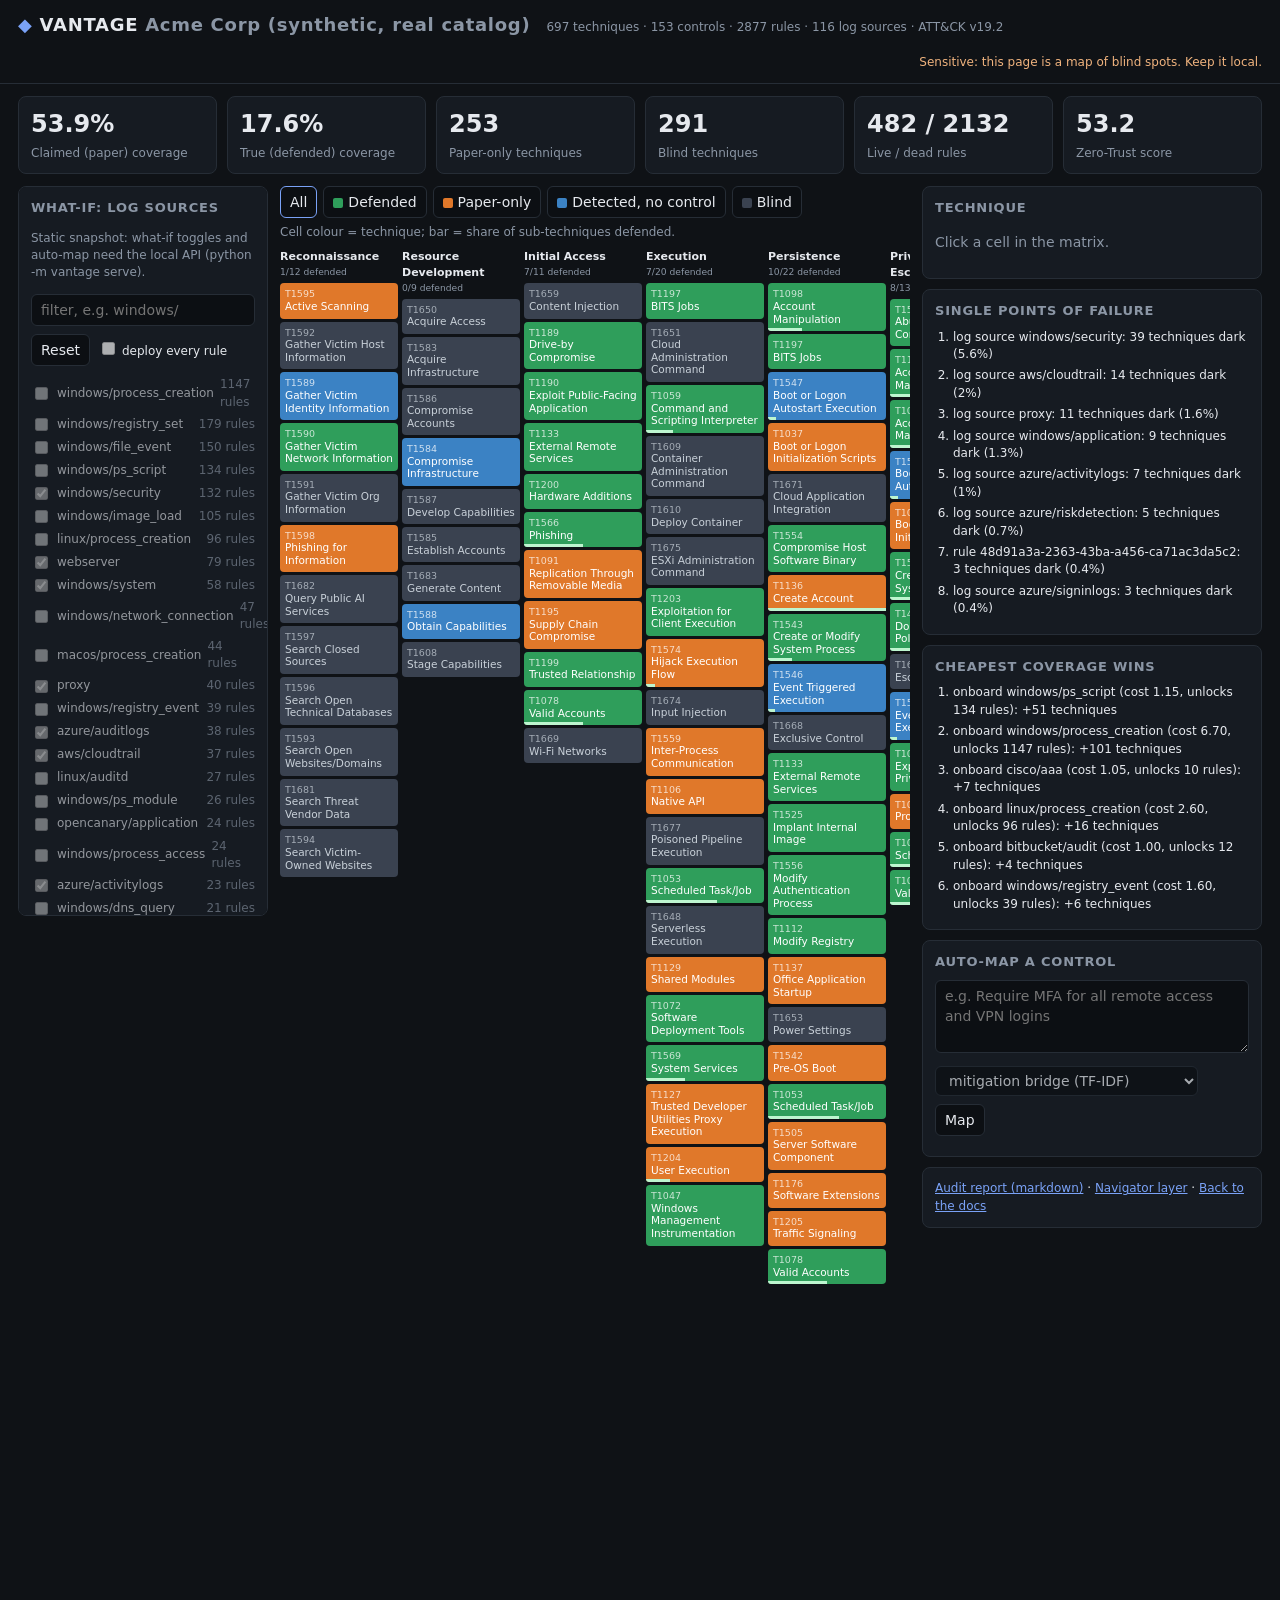
<file: docs/demo/index.html>
<!doctype html>
<html lang="en">
<head>
<meta charset="utf-8">
<meta name="viewport" content="width=device-width, initial-scale=1">
<title>VANTAGE coverage</title>
<link rel="stylesheet" href="style.css">
</head>
<body>
<header class="top">
  <div class="brand"><span class="logo">&#9670;</span> VANTAGE <span class="muted" id="org">loading...</span></div>
  <div class="muted small" id="catalog"></div>
  <div class="banner">Sensitive: this page is a map of blind spots. Keep it local.</div>
</header>

<section class="kpis" id="kpis"></section>

<main class="layout">
  <aside class="side">
    <h2>What-if: log sources</h2>
    <p class="muted small">Toggle telemetry to see which techniques go dark or light up. Nothing is persisted.</p>
    <input id="lsfilter" type="search" placeholder="filter, e.g. windows/" aria-label="filter log sources">
    <div class="row">
      <button id="reset" type="button">Reset</button>
      <label class="small"><input type="checkbox" id="allrules"> deploy every rule</label>
    </div>
    <ul id="lslist" class="lslist"></ul>
  </aside>

  <section class="matrixwrap">
    <div class="legend" id="legend">
      <button data-f="all" class="on" type="button">All</button>
      <button data-f="defended" type="button"><i class="sw defended"></i>Defended</button>
      <button data-f="paper_only" type="button"><i class="sw paper_only"></i>Paper-only</button>
      <button data-f="detected_only" type="button"><i class="sw detected_only"></i>Detected, no control</button>
      <button data-f="blind" type="button"><i class="sw blind"></i>Blind</button>
      <span class="muted small">Cell colour = technique; bar = share of sub-techniques defended.</span>
    </div>
    <div class="matrix" id="matrix" role="grid" aria-label="ATT&CK coverage matrix"></div>
  </section>

  <aside class="detail">
    <div id="tech" class="card"><h2>Technique</h2><p class="muted">Click a cell in the matrix.</p></div>
    <div class="card"><h2>Single points of failure</h2><ol id="spof" class="list"></ol></div>
    <div class="card"><h2>Cheapest coverage wins</h2><ol id="recs" class="list"></ol></div>
    <div class="card">
      <h2>Auto-map a control</h2>
      <textarea id="amtext" rows="3" placeholder="e.g. Require MFA for all remote access and VPN logins"></textarea>
      <div class="row">
        <select id="ammethod" aria-label="mapping method">
          <option value="bridge">mitigation bridge (TF-IDF)</option>
          <option value="tfidf">TF-IDF direct</option>
          <option value="bridge-embed">mitigation bridge (embeddings)</option>
          <option value="embed">embeddings direct</option>
        </select>
        <button id="amgo" type="button">Map</button>
      </div>
      <ol id="amout" class="list"></ol>
    </div>
    <div class="card small"><a href="data/report.txt" data-download="vantage-report.md">Audit report (markdown)</a> &middot;
      <a href="data/navigator.json" data-download="vantage-layer.json">Navigator layer</a> &middot;
      <a href="../">Back to the docs</a></div>
  </aside>
</main>
<script>window.VANTAGE_STATIC = "data/";</script>
<script src="app.js"></script>
</body>
</html>
</file>
<file: docs/demo/style.css>
:root {
  --bg: #0f1216; --panel: #161b22; --line: #262d36; --text: #e6e9ee; --muted: #8b96a5;
  --defended: #2f9e5b; --paper_only: #e0782a; --detected_only: #3b82c4; --blind: #3a4250;
  --accent: #7aa2f7;
}
* { box-sizing: border-box; }
body { margin: 0; background: var(--bg); color: var(--text);
  font: 14px/1.45 system-ui, -apple-system, "Segoe UI", Roboto, sans-serif; }
h2 { font-size: 13px; text-transform: uppercase; letter-spacing: .06em; color: var(--muted); margin: 0 0 8px; }
a { color: var(--accent); }
.muted { color: var(--muted); } .small { font-size: 12px; }
button, select, input, textarea { font: inherit; color: var(--text); background: #0c0f13;
  border: 1px solid var(--line); border-radius: 6px; padding: 5px 9px; }
button { cursor: pointer; } button:hover { border-color: var(--accent); }
textarea { width: 100%; resize: vertical; }
.row { display: flex; gap: 8px; align-items: center; margin: 8px 0; flex-wrap: wrap; }

.top { display: flex; gap: 16px; align-items: baseline; flex-wrap: wrap; padding: 12px 18px;
  border-bottom: 1px solid var(--line); }
.brand { font-weight: 700; font-size: 18px; letter-spacing: .04em; }
.logo { color: var(--accent); }
.banner { margin-left: auto; font-size: 12px; color: #f0b37e; }

.kpis { display: grid; grid-template-columns: repeat(auto-fit, minmax(140px, 1fr)); gap: 10px; padding: 12px 18px; }
.kpi { background: var(--panel); border: 1px solid var(--line); border-radius: 8px; padding: 10px 12px; }
.kpi b { display: block; font-size: 24px; font-variant-numeric: tabular-nums; }
.kpi span { color: var(--muted); font-size: 12px; }
.kpi .delta { font-size: 12px; margin-left: 6px; }
.up { color: var(--defended); } .down { color: #e5534b; }

.layout { display: grid; grid-template-columns: 250px minmax(0, 1fr) 340px; gap: 12px; padding: 0 18px 18px; }
.side, .detail { min-width: 0; }
.side { background: var(--panel); border: 1px solid var(--line); border-radius: 8px; padding: 12px;
  max-height: calc(100vh - 170px); overflow: auto; position: sticky; top: 8px; }
.side input[type=search] { width: 100%; }
.lslist { list-style: none; padding: 0; margin: 0; }
.lslist li { display: flex; gap: 6px; align-items: center; padding: 2px 0; font-size: 12px; }
.lslist li .n { margin-left: auto; color: var(--muted); font-variant-numeric: tabular-nums; }
.lslist li.changed label { color: var(--accent); }

.matrixwrap { min-width: 0; }
.legend { display: flex; gap: 6px; flex-wrap: wrap; align-items: center; margin-bottom: 8px; }
.legend button.on { border-color: var(--accent); }
.sw { display: inline-block; width: 10px; height: 10px; border-radius: 2px; margin-right: 5px; vertical-align: -1px; }
.sw.defended, .cell.defended { background: var(--defended); }
.sw.paper_only, .cell.paper_only { background: var(--paper_only); }
.sw.detected_only, .cell.detected_only { background: var(--detected_only); }
.sw.blind, .cell.blind { background: var(--blind); }

.matrix { display: grid; grid-auto-flow: column; grid-auto-columns: minmax(118px, 1fr); gap: 4px;
  overflow-x: auto; padding-bottom: 6px; }
.col h3 { font-size: 11px; margin: 0 0 4px; min-height: 30px; color: var(--text); }
.col h3 small { display: block; color: var(--muted); font-weight: 400; }
.cell { position: relative; display: block; width: 100%; text-align: left; border: 0; border-radius: 4px;
  padding: 4px 5px 6px; margin-bottom: 3px; font-size: 10.5px; line-height: 1.2; color: #fff; cursor: pointer; }
.cell.blind { color: #c9d1d9; }
.cell.dim { opacity: .15; }
.cell.sel { outline: 2px solid #fff; }
.cell .bar { position: absolute; left: 0; bottom: 0; height: 3px; background: #bdf5cf; border-radius: 0 0 0 4px; }
.cell .id { opacity: .75; font-size: 9.5px; }

.card { background: var(--panel); border: 1px solid var(--line); border-radius: 8px; padding: 12px; margin-bottom: 10px; }
.list { margin: 0; padding-left: 18px; font-size: 12px; }
.list li { margin-bottom: 4px; }
.pill { display: inline-block; padding: 0 6px; border-radius: 10px; font-size: 11px; color: #fff; }
.tech-desc { font-size: 12px; color: var(--muted); max-height: 110px; overflow: auto; }

@media (max-width: 1100px) {
  .layout { grid-template-columns: 1fr; }
  .side { position: static; max-height: 300px; }
}
.lslist.static li { opacity: .6; }
</file>
